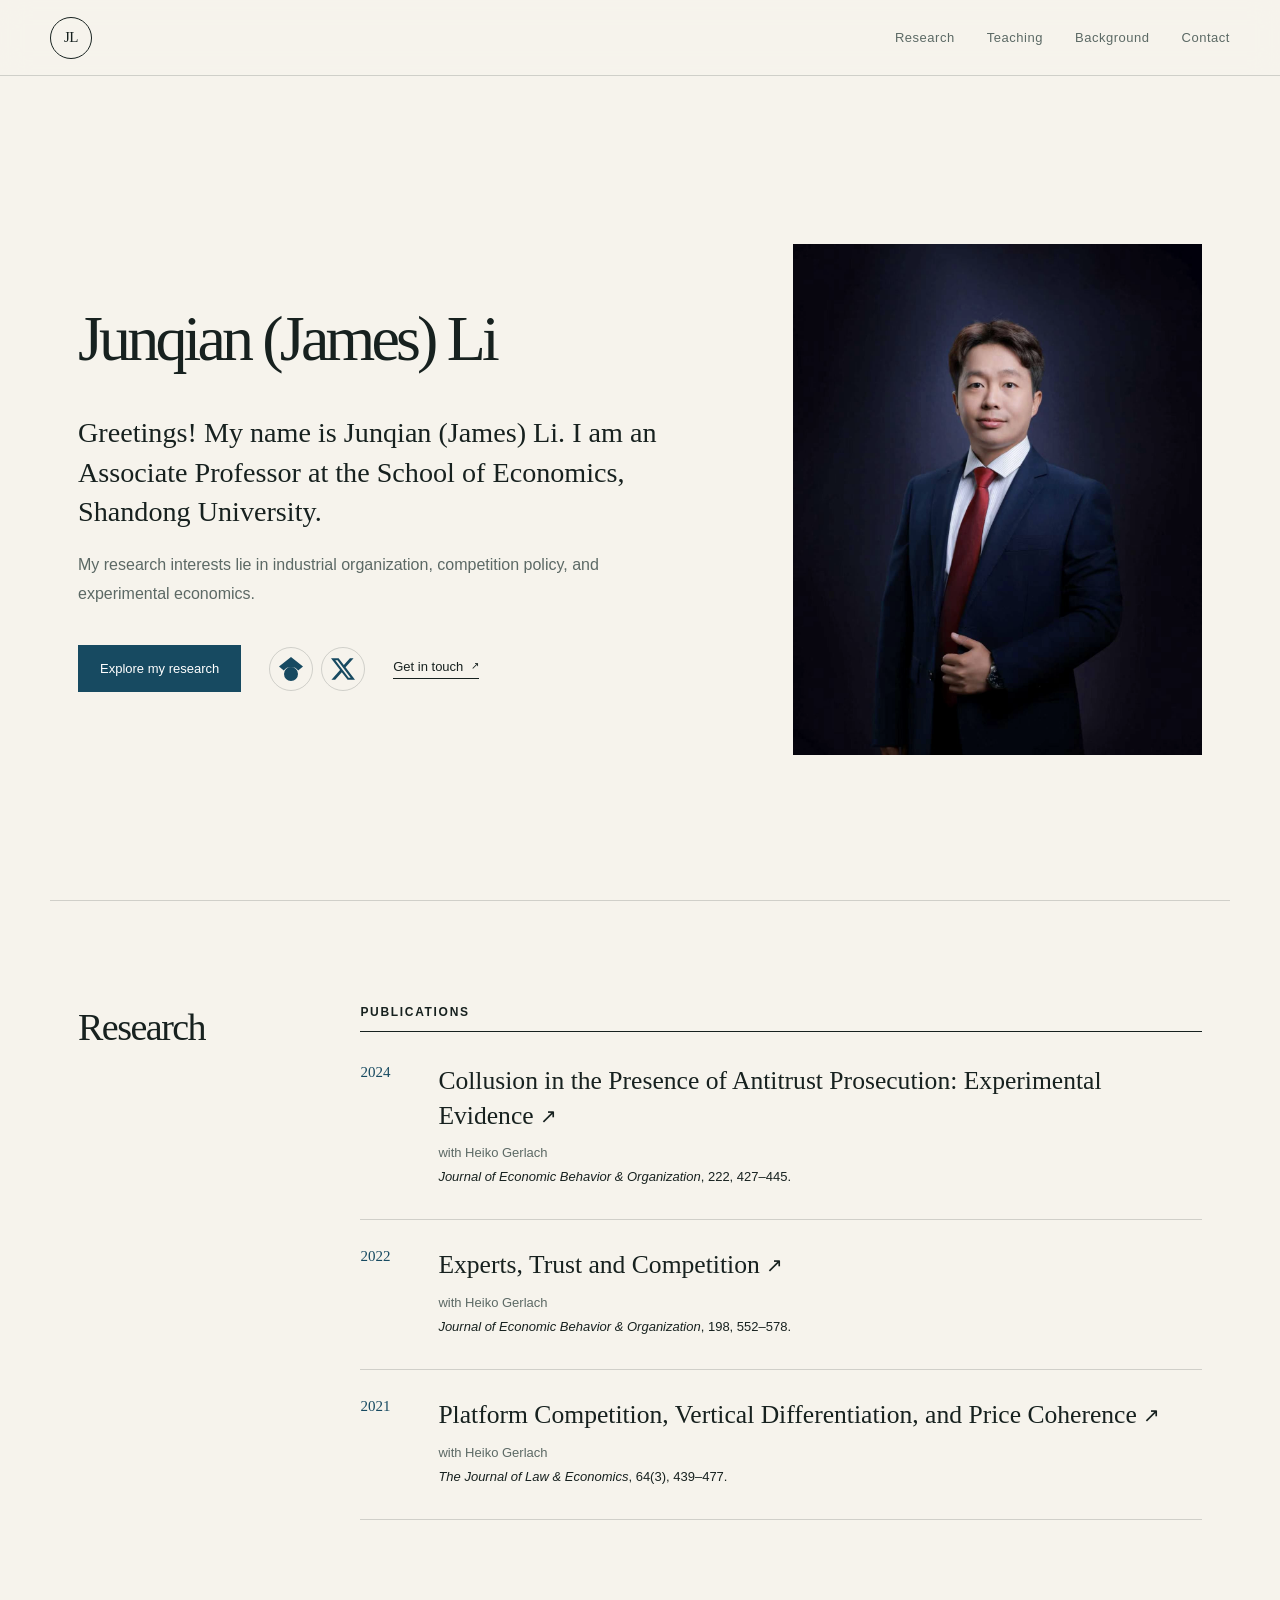
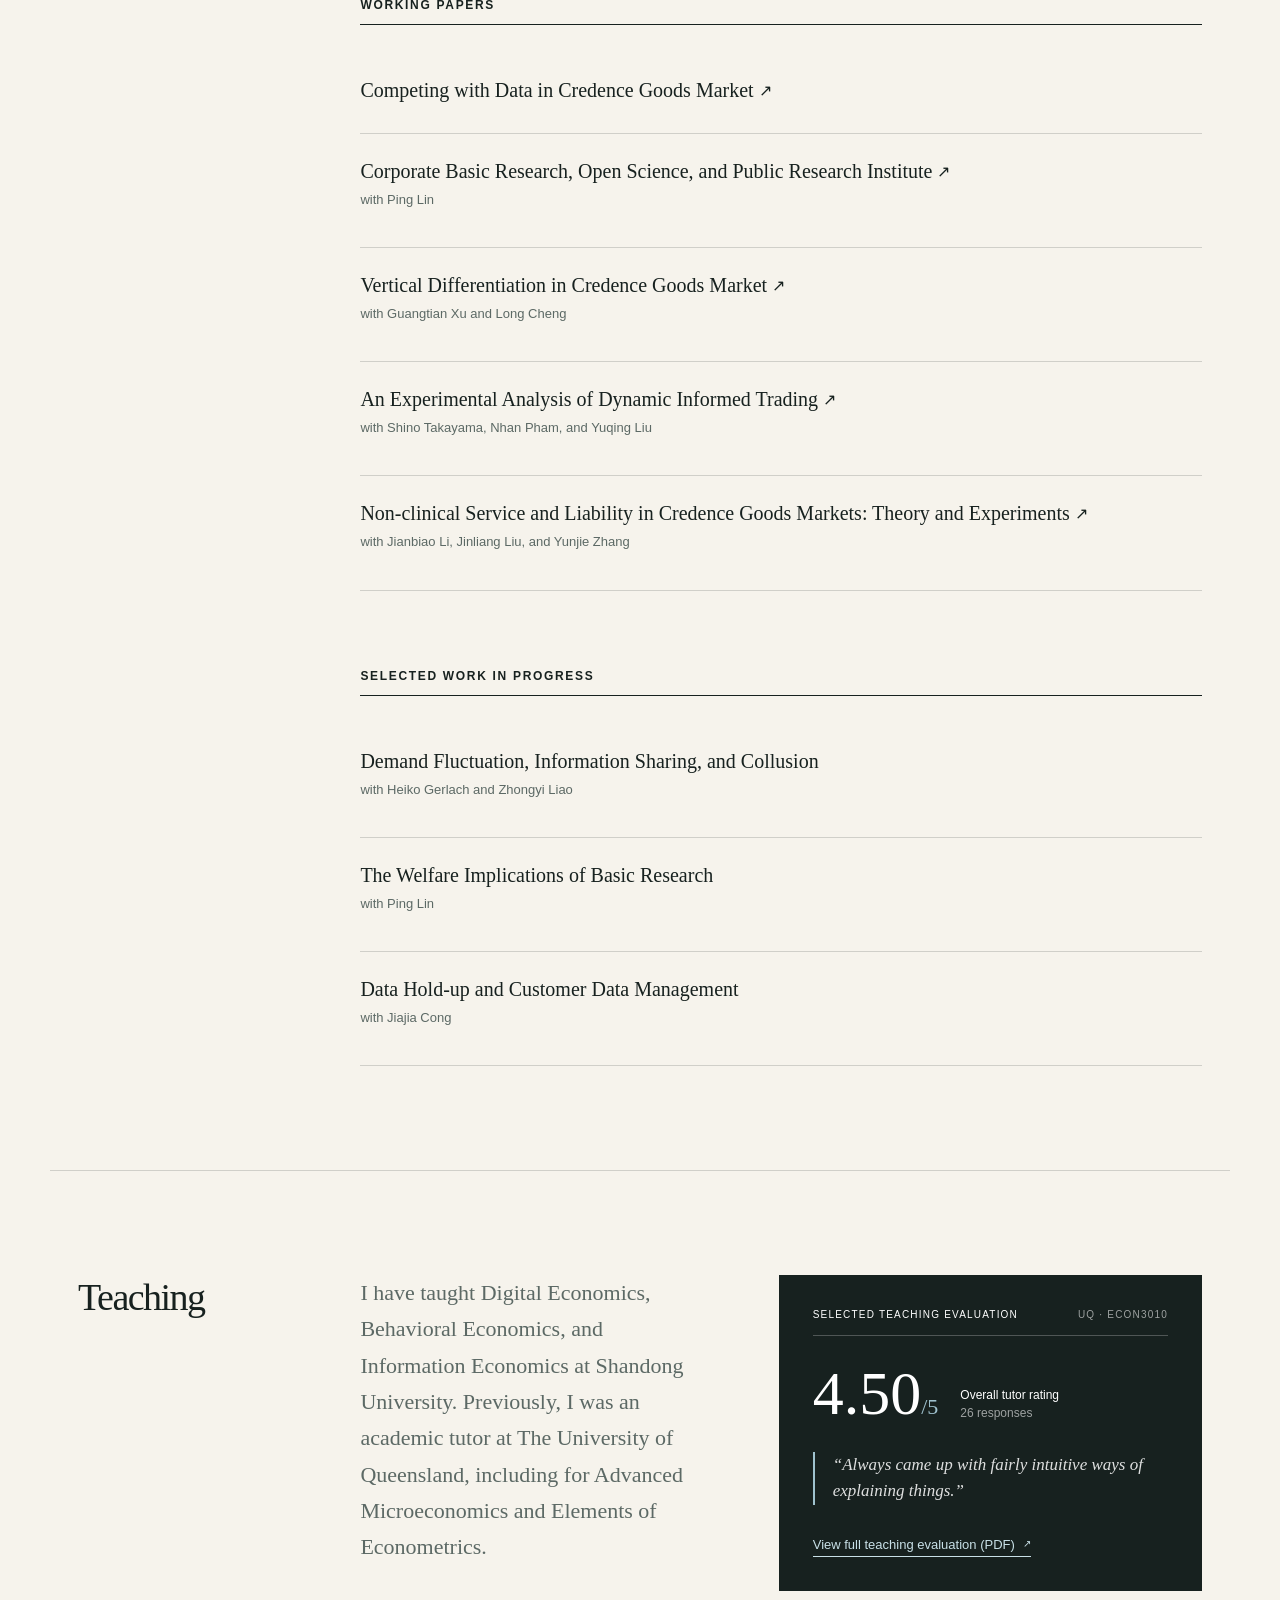
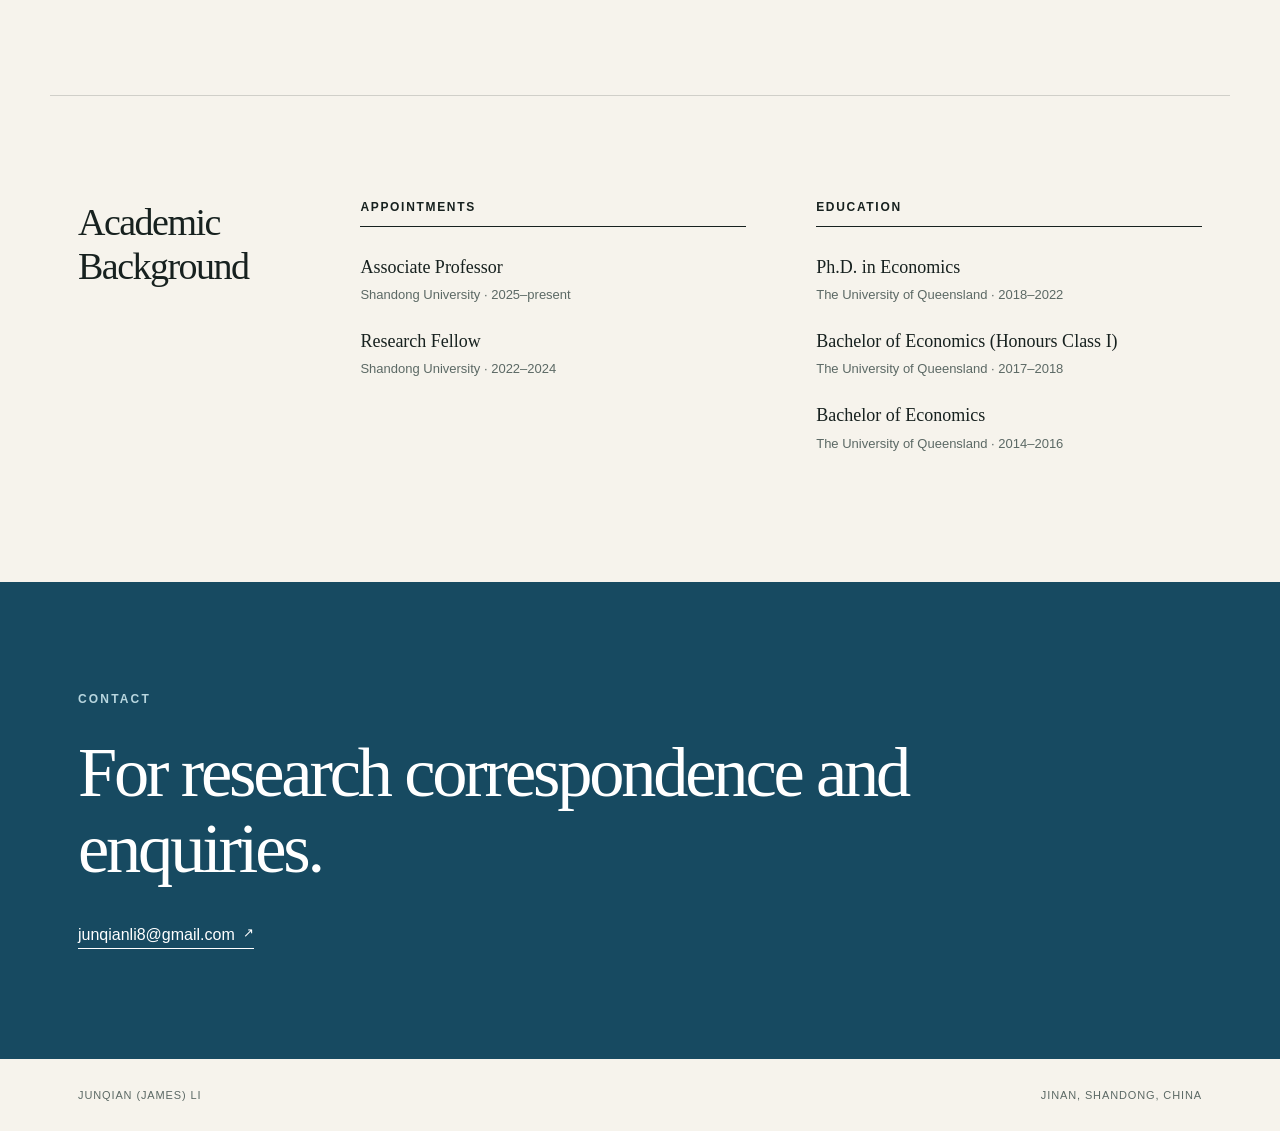
<file: index.html>
<!doctype html>
<html lang="en">
  <head>
    <!-- Google tag (gtag.js) -->
    <script async src="https://www.googletagmanager.com/gtag/js?id=G-P1D7W7MM12"></script>
    <script>
      window.dataLayer = window.dataLayer || [];
      function gtag(){dataLayer.push(arguments);}
      gtag('js', new Date());
      gtag('config', 'G-P1D7W7MM12');
    </script>
    <meta charset="utf-8" />
    <meta name="viewport" content="width=device-width, initial-scale=1" />
    <meta
      name="description"
      content="Junqian (James) Li is an Associate Professor at Shandong University. Research interests: industrial organization, competition policy, and experimental economics."
    />
    <meta name="author" content="Junqian (James) Li" />
    <meta property="og:type" content="profile" />
    <meta property="og:title" content="Junqian (James) Li | Associate Professor at Shandong University" />
    <meta property="og:description" content="Academic website of Junqian (James) Li, Associate Professor at Shandong University, with research interests in industrial organization, competition policy, and experimental economics." />
    <meta property="og:url" content="https://junqianli.net/" />
    <meta property="og:image" content="https://junqianli.net/assets/portrait.jpg" />
    <meta property="og:image:alt" content="Portrait of Junqian (James) Li" />
    <meta name="twitter:card" content="summary_large_image" />
    <meta name="twitter:title" content="Junqian (James) Li | Associate Professor at Shandong University" />
    <meta name="twitter:description" content="Academic website of Junqian (James) Li, Associate Professor at Shandong University, with research interests in industrial organization, competition policy, and experimental economics." />
    <meta name="twitter:image" content="https://junqianli.net/assets/portrait.jpg" />
    <meta name="twitter:image:alt" content="Portrait of Junqian (James) Li" />
    <link rel="canonical" href="https://junqianli.net/" />
    <link rel="me" href="https://scholar.google.com/citations?user=vuJOK2IAAAAJ&amp;hl=en" />
    <link rel="icon" href="assets/favicon.svg" type="image/svg+xml" />
    <link rel="stylesheet" href="styles.css" />
    <script type="application/ld+json">
      {
        "@context": "https://schema.org",
        "@type": "Person",
        "@id": "https://junqianli.net/#person",
        "name": "Junqian Li",
        "alternateName": ["Junqian (James) Li", "James Li", "Li Junqian"],
        "url": "https://junqianli.net/",
        "image": "https://junqianli.net/assets/portrait.jpg",
        "email": "mailto:junqianli8@gmail.com",
        "jobTitle": "Associate Professor",
        "affiliation": {
          "@type": "CollegeOrUniversity",
          "name": "Shandong University",
          "url": "https://www.sdu.edu.cn/"
        },
        "alumniOf": {
          "@type": "CollegeOrUniversity",
          "name": "The University of Queensland",
          "url": "https://www.uq.edu.au/"
        },
        "knowsAbout": [
          "Industrial organization",
          "Competition policy",
          "Experimental economics"
        ],
        "sameAs": [
          "https://scholar.google.com/citations?user=vuJOK2IAAAAJ&hl=en"
        ]
      }
    </script>
    <title>Junqian (James) Li | Associate Professor at Shandong University</title>
  </head>
  <body>
    <main>
      <header class="site-header">
        <a class="wordmark" href="#top" aria-label="Back to top">JL</a>
        <nav aria-label="Primary navigation">
          <a href="#research">Research</a>
          <a href="#teaching">Teaching</a>
          <a href="#background">Background</a>
          <a href="#contact">Contact</a>
        </nav>
      </header>

      <section class="hero" id="top">
        <div class="hero-copy">
          <h1>Junqian (James) Li</h1>
          <p class="intro">
            Greetings! My name is Junqian (James) Li. I am an Associate Professor
            at the School of Economics, Shandong University.
          </p>
          <p class="hero-note">
            My research interests lie in industrial organization, competition
            policy, and experimental economics.
          </p>
          <div class="hero-links">
            <a class="primary-link" href="#research">Explore my research</a>
            <div class="social-links">
              <a
                class="social-link"
                href="https://scholar.google.com/citations?user=vuJOK2IAAAAJ&amp;hl=en"
                target="_blank"
                rel="me noreferrer"
                aria-label="Google Scholar (opens in a new tab)"
                title="Google Scholar"
              >
                <svg viewBox="0 0 24 24" width="24" height="24" fill="currentColor" aria-hidden="true" focusable="false">
                  <path d="M12 24a7 7 0 1 1 0-14 7 7 0 0 1 0 14Zm0-24L0 9.5l4.8 3.9A9 9 0 0 1 12 10a9 9 0 0 1 7.2 3.4L24 9.5 12 0Z" />
                </svg>
              </a>
              <a
                class="social-link"
                href="https://x.com/JunqianLi123"
                target="_blank"
                rel="me noreferrer"
                aria-label="X profile of Junqian Li (opens in a new tab)"
                title="X · @JunqianLi123"
              >
                <svg viewBox="0 0 24 24" width="24" height="24" fill="currentColor" aria-hidden="true" focusable="false">
                  <path d="M18.901 1.153h3.68l-8.04 9.19L24 22.846h-7.406l-5.8-7.584-6.64 7.584H.47l8.6-9.835L0 1.154h7.594l5.243 6.932 6.064-6.933ZM17.61 20.644h2.039L6.486 3.24H4.298L17.61 20.644Z" />
                </svg>
              </a>
            </div>
            <a class="text-link" href="mailto:junqianli8@gmail.com">
              Get in touch <span class="arrow" aria-hidden="true">↗</span>
            </a>
          </div>
        </div>

        <div class="portrait-wrap">
          <img
            src="assets/portrait.jpg"
            alt="Portrait of Junqian (James) Li"
            class="portrait"
          />
        </div>
      </section>

      <section class="section research" id="research">
        <div class="section-heading">
          <h2>Research</h2>
        </div>
        <div class="research-content">
          <div class="research-block">
            <h3>Publications</h3>
            <div class="publication-list">
              <article class="publication">
                <span class="publication-year">2024</span>
                <div>
                  <h4>
                    <a class="paper-link" href="https://doi.org/10.1016/j.jebo.2024.04.021" target="_blank" rel="noreferrer">
                      Collusion in the Presence of Antitrust Prosecution: Experimental Evidence <span class="arrow" aria-hidden="true">↗</span>
                    </a>
                  </h4>
                  <p>with Heiko Gerlach</p>
                  <p class="venue"><em>Journal of Economic Behavior &amp; Organization</em>, 222, 427–445.</p>
                </div>
              </article>

              <article class="publication">
                <span class="publication-year">2022</span>
                <div>
                  <h4>
                    <a class="paper-link" href="https://doi.org/10.1016/j.jebo.2022.04.020" target="_blank" rel="noreferrer">
                      Experts, Trust and Competition <span class="arrow" aria-hidden="true">↗</span>
                    </a>
                  </h4>
                  <p>with Heiko Gerlach</p>
                  <p class="venue"><em>Journal of Economic Behavior &amp; Organization</em>, 198, 552–578.</p>
                </div>
              </article>

              <article class="publication">
                <span class="publication-year">2021</span>
                <div>
                  <h4>
                    <a class="paper-link" href="https://doi.org/10.1086/713453" target="_blank" rel="noreferrer">
                      Platform Competition, Vertical Differentiation, and Price Coherence <span class="arrow" aria-hidden="true">↗</span>
                    </a>
                  </h4>
                  <p>with Heiko Gerlach</p>
                  <p class="venue"><em>The Journal of Law &amp; Economics</em>, 64(3), 439–477.</p>
                </div>
              </article>
            </div>
          </div>

          <div class="research-block working-papers">
            <h3>Working papers</h3>
            <div class="working-list">
              <article>
                <div>
                  <h4>
                    <a class="paper-link" href="https://papers.ssrn.com/sol3/papers.cfm?abstract_id=5001329" target="_blank" rel="noreferrer">
                      Competing with Data in Credence Goods Market <span class="arrow" aria-hidden="true">↗</span>
                    </a>
                  </h4>
                </div>
              </article>
              <article>
                <div>
                  <h4>
                    <a class="paper-link" href="https://papers.ssrn.com/sol3/papers.cfm?abstract_id=4639841" target="_blank" rel="noreferrer">
                      Corporate Basic Research, Open Science, and Public Research Institute <span class="arrow" aria-hidden="true">↗</span>
                    </a>
                  </h4>
                  <p>with Ping Lin</p>
                </div>
              </article>
              <article>
                <div>
                  <h4>
                    <a class="paper-link" href="https://papers.ssrn.com/sol3/papers.cfm?abstract_id=5172703" target="_blank" rel="noreferrer">
                      Vertical Differentiation in Credence Goods Market <span class="arrow" aria-hidden="true">↗</span>
                    </a>
                  </h4>
                  <p>with Guangtian Xu and Long Cheng</p>
                </div>
              </article>
              <article>
                <div>
                  <h4>
                    <a class="paper-link" href="https://papers.ssrn.com/sol3/papers.cfm?abstract_id=4640297" target="_blank" rel="noreferrer">
                      An Experimental Analysis of Dynamic Informed Trading <span class="arrow" aria-hidden="true">↗</span>
                    </a>
                  </h4>
                  <p>with Shino Takayama, Nhan Pham, and Yuqing Liu</p>
                </div>
              </article>
              <article>
                <div>
                  <h4>
                    <a class="paper-link" href="https://papers.ssrn.com/sol3/papers.cfm?abstract_id=6454061" target="_blank" rel="noreferrer">
                      Non-clinical Service and Liability in Credence Goods Markets: Theory and Experiments <span class="arrow" aria-hidden="true">↗</span>
                    </a>
                  </h4>
                  <p>with Jianbiao Li, Jinliang Liu, and Yunjie Zhang</p>
                </div>
              </article>
            </div>
          </div>

          <div class="research-block work-progress">
            <h3>Selected work in progress</h3>
            <div class="working-list">
              <article>
                <div>
                  <h4>Demand Fluctuation, Information Sharing, and Collusion</h4>
                  <p>with Heiko Gerlach and Zhongyi Liao</p>
                </div>
              </article>
              <article>
                <div>
                  <h4>The Welfare Implications of Basic Research</h4>
                  <p>with Ping Lin</p>
                </div>
              </article>
              <article>
                <div>
                  <h4>Data Hold-up and Customer Data Management</h4>
                  <p>with Jiajia Cong</p>
                </div>
              </article>
            </div>
          </div>
        </div>
      </section>

      <section class="section teaching" id="teaching">
        <div class="section-heading">
          <h2>Teaching</h2>
        </div>
        <div class="teaching-content">
          <div>
            <p class="teaching-lead">
              I have taught Digital Economics, Behavioral Economics, and
              Information Economics at Shandong University. Previously, I was an
              academic tutor at The University of Queensland, including for
              Advanced Microeconomics and Elements of Econometrics.
            </p>
          </div>

          <aside class="evaluation-card">
            <div class="evaluation-topline">
              <p>Selected teaching evaluation</p>
              <span>UQ · ECON3010</span>
            </div>
            <div class="score-row">
              <p class="score">4.50<span>/5</span></p>
              <p>Overall tutor rating<br /><span>26 responses</span></p>
            </div>
            <blockquote>
              “Always came up with fairly intuitive ways of explaining things.”
            </blockquote>
            <a class="document-link" href="assets/tutor-evaluation-james-li.pdf" target="_blank" rel="noreferrer">
              View full teaching evaluation (PDF) <span class="arrow" aria-hidden="true">↗</span>
            </a>
          </aside>
        </div>
      </section>

      <section class="section about" id="background">
        <div class="section-heading">
          <h2>Academic<br />Background</h2>
        </div>
        <div class="about-content">
          <div class="bio-grid">
            <div>
              <h3>Appointments</h3>
              <div class="timeline-item">
                <p>Associate Professor</p>
                <span>Shandong University · 2025–present</span>
              </div>
              <div class="timeline-item">
                <p>Research Fellow</p>
                <span>Shandong University · 2022–2024</span>
              </div>
            </div>

            <div>
              <h3>Education</h3>
              <div class="timeline-item">
                <p>Ph.D. in Economics</p>
                <span>The University of Queensland · 2018–2022</span>
              </div>
              <div class="timeline-item">
                <p>Bachelor of Economics (Honours Class I)</p>
                <span>The University of Queensland · 2017–2018</span>
              </div>
              <div class="timeline-item">
                <p>Bachelor of Economics</p>
                <span>The University of Queensland · 2014–2016</span>
              </div>
            </div>
          </div>
        </div>
      </section>

      <section class="contact" id="contact">
        <p class="eyebrow">Contact</p>
        <h2>For research correspondence and enquiries.</h2>
        <a href="mailto:junqianli8@gmail.com">
          junqianli8@gmail.com <span class="arrow" aria-hidden="true">↗</span>
        </a>
      </section>

      <footer>
        <p>Junqian (James) Li</p>
        <p>Jinan, Shandong, China</p>
      </footer>
    </main>
  </body>
</html>
</file>
<file: styles.css>
:root {
  --ink: #17211f;
  --muted: #5c6965;
  --paper: #f6f3ec;
  --blue: #174a61;
  --rule: rgba(23, 33, 31, 0.17);
}

* { box-sizing: border-box; }

html {
  scroll-behavior: smooth;
  scroll-padding-top: 96px;
}

body {
  margin: 0;
  background: var(--paper);
  color: var(--ink);
  font-family: Arial, Helvetica, sans-serif;
  -webkit-font-smoothing: antialiased;
}

a { color: inherit; text-decoration: none; }

.site-header {
  align-items: center;
  backdrop-filter: blur(14px);
  background: rgba(246, 243, 236, 0.92);
  border-bottom: 1px solid var(--rule);
  display: flex;
  height: 76px;
  justify-content: space-between;
  padding: 0 max(28px, calc((100vw - 1180px) / 2));
  position: sticky;
  top: 0;
  z-index: 20;
}

.wordmark {
  align-items: center;
  border: 1px solid var(--ink);
  border-radius: 50%;
  display: flex;
  font-family: Georgia, "Times New Roman", serif;
  font-size: 15px;
  height: 42px;
  justify-content: center;
  letter-spacing: -0.04em;
  width: 42px;
}

nav { display: flex; gap: 32px; }

nav a {
  color: var(--muted);
  font-size: 13px;
  letter-spacing: 0.04em;
  transition: color 160ms ease;
}

nav a:hover, nav a:focus-visible { color: var(--blue); }

.hero {
  display: grid;
  gap: clamp(50px, 8vw, 118px);
  grid-template-columns: minmax(0, 1.2fr) minmax(320px, 0.8fr);
  margin: 0 auto;
  max-width: 1180px;
  min-height: calc(100vh - 76px);
  padding: clamp(72px, 9vw, 126px) 28px 92px;
}

.hero-copy { align-self: center; max-width: 690px; }

.eyebrow {
  color: var(--blue);
  font-size: 12px;
  font-weight: 700;
  letter-spacing: 0.18em;
  margin: 0 0 28px;
  text-transform: uppercase;
}

h1, h2, h3, h4, p { margin-top: 0; }

h1, h2, .contact h2 {
  font-family: Georgia, "Times New Roman", serif;
  font-weight: 400;
}

h1 {
  font-size: clamp(48px, 5vw, 72px);
  letter-spacing: -0.06em;
  line-height: 1;
  margin-bottom: 42px;
  white-space: nowrap;
}

.intro {
  font-family: Georgia, "Times New Roman", serif;
  font-size: clamp(23px, 2.2vw, 32px);
  line-height: 1.4;
  margin-bottom: 20px;
  max-width: 650px;
}

.hero-note {
  color: var(--muted);
  font-size: 16px;
  line-height: 1.8;
  max-width: 570px;
}

.hero-links {
  align-items: center;
  display: flex;
  flex-wrap: wrap;
  gap: 28px;
  margin-top: 36px;
}

.primary-link {
  background: var(--blue);
  color: white;
  font-size: 13px;
  padding: 16px 22px;
  transition: transform 160ms ease, background 160ms ease;
}

.primary-link:hover, .primary-link:focus-visible {
  background: #10394b;
  transform: translateY(-2px);
}

.text-link, .document-link, .contact a {
  align-items: center;
  border-bottom: 1px solid currentColor;
  display: inline-flex;
  font-size: 13px;
  gap: 8px;
  padding-bottom: 4px;
}

.social-links { display: flex; gap: 8px; }

.social-link {
  align-items: center;
  border: 1px solid var(--rule);
  border-radius: 50%;
  color: var(--blue);
  display: inline-flex;
  flex-shrink: 0;
  height: 44px;
  justify-content: center;
  width: 44px;
}

.social-link:hover { background: rgba(23, 74, 97, 0.08); }
.social-link:focus-visible { outline: 2px solid var(--blue); outline-offset: 3px; }
.social-link svg { display: block; }

.arrow {
  display: inline-block;
  font-family: Arial, Helvetica, sans-serif;
  font-size: 0.8em;
  line-height: 1;
  transform: translateY(-0.04em);
}

.portrait-wrap { align-self: center; }

.portrait {
  aspect-ratio: 4 / 5;
  display: block;
  filter: saturate(0.86) contrast(1.02);
  object-fit: cover;
  object-position: 50% 26%;
  width: 100%;
}

.section {
  border-top: 1px solid var(--rule);
  display: grid;
  gap: clamp(40px, 8vw, 130px);
  grid-template-columns: 180px 1fr;
  margin: 0 auto;
  max-width: 1180px;
  padding: 104px 28px;
}

.section-heading { align-self: start; position: sticky; top: 110px; }

.section-heading h2 { font-size: 38px; letter-spacing: -0.04em; }

.about-content, .research-content, .teaching-content { max-width: 860px; }

.bio-grid h3, .research-block > h3 {
  border-bottom: 1px solid var(--ink);
  font-size: 12px;
  letter-spacing: 0.14em;
  margin-bottom: 28px;
  padding-bottom: 12px;
  text-transform: uppercase;
}

.bio-grid {
  display: grid;
  gap: 70px;
  grid-template-columns: repeat(2, 1fr);
}

.timeline-item { margin-bottom: 24px; }

.timeline-item p {
  font-family: Georgia, "Times New Roman", serif;
  font-size: 18px;
  line-height: 1.35;
  margin-bottom: 6px;
}

.timeline-item span, .publication p, .working-list p {
  color: var(--muted);
  font-size: 13px;
  line-height: 1.55;
}

.research-block { margin-bottom: 78px; }

.publication {
  border-bottom: 1px solid var(--rule);
  display: grid;
  gap: 24px;
  grid-template-columns: 54px 1fr;
  padding: 28px 0;
}

.publication:first-child { padding-top: 4px; }

.publication-year {
  color: var(--blue);
  font-family: Georgia, "Times New Roman", serif;
  font-size: 15px;
}

.publication h4, .working-list h4 {
  font-family: Georgia, "Times New Roman", serif;
  font-size: clamp(20px, 2vw, 26px);
  font-weight: 400;
  line-height: 1.35;
  margin-bottom: 10px;
}

.paper-link {
  text-decoration-color: transparent;
  text-decoration-line: underline;
  text-decoration-thickness: 1px;
  text-underline-offset: 5px;
  transition: color 160ms ease, text-decoration-color 160ms ease;
}

.paper-link:hover, .paper-link:focus-visible {
  color: var(--blue);
  text-decoration-color: currentColor;
}

.publication p { margin-bottom: 4px; }
.publication .venue { color: var(--ink); }

.working-list article {
  border-bottom: 1px solid var(--rule);
  padding: 24px 0;
}

.working-list h4 { font-size: 20px; margin-bottom: 5px; }
.work-progress { margin-bottom: 0; }

.teaching-content {
  display: grid;
  gap: 72px;
  grid-template-columns: 0.9fr 1.1fr;
}

.teaching-lead {
  color: var(--muted);
  font-family: Georgia, "Times New Roman", serif;
  font-size: 22px;
  line-height: 1.65;
}

.evaluation-card { background: var(--ink); color: white; padding: 34px; }

.evaluation-topline {
  border-bottom: 1px solid rgba(255,255,255,0.24);
  display: flex;
  justify-content: space-between;
  margin-bottom: 30px;
  padding-bottom: 15px;
}

.evaluation-topline p, .evaluation-topline span {
  font-size: 10px;
  letter-spacing: 0.12em;
  margin: 0;
  text-transform: uppercase;
}

.evaluation-topline span { color: rgba(255,255,255,0.58); }

.score-row {
  align-items: end;
  display: flex;
  gap: 22px;
  margin-bottom: 30px;
}

.score-row .score {
  font-family: Georgia, "Times New Roman", serif;
  font-size: 62px;
  line-height: 0.9;
  margin: 0;
}

.score span { color: #9fc2ce; font-size: 22px; }

.score-row > p:last-child {
  font-size: 12px;
  line-height: 1.5;
  margin: 0;
}

.score-row > p:last-child span { color: rgba(255,255,255,0.58); }

blockquote {
  border-left: 2px solid #9fc2ce;
  color: rgba(255,255,255,0.86);
  font-family: Georgia, "Times New Roman", serif;
  font-size: 17px;
  font-style: italic;
  line-height: 1.55;
  margin: 0 0 30px;
  padding-left: 18px;
}

.document-link { color: #c8e0e7; }

.contact {
  background: var(--blue);
  color: white;
  padding: 110px max(28px, calc((100vw - 1124px) / 2));
}

.contact .eyebrow { color: #b8d6df; }

.contact h2 {
  font-size: clamp(38px, 5.5vw, 74px);
  letter-spacing: -0.045em;
  line-height: 1.08;
  margin-bottom: 40px;
  max-width: 850px;
}

.contact a { font-size: 16px; }

footer {
  display: flex;
  justify-content: space-between;
  margin: 0 auto;
  max-width: 1180px;
  padding: 30px 28px;
}

footer p {
  color: var(--muted);
  font-size: 11px;
  letter-spacing: 0.08em;
  margin: 0;
  text-transform: uppercase;
}

@media (max-width: 820px) {
  .site-header { gap: 16px; padding: 0 20px; }
  .wordmark { flex-shrink: 0; }
  nav { flex-wrap: wrap; gap: 8px 18px; justify-content: flex-end; }
  .hero {
    grid-template-columns: 1fr;
    padding: 72px 22px 76px;
  }
  .hero-copy { order: 1; }
  .portrait-wrap { max-width: 430px; order: 2; }
  .section {
    gap: 28px;
    grid-template-columns: 1fr;
    padding: 76px 22px;
  }
  .section-heading {
    display: flex;
    gap: 12px;
    position: static;
  }
  .section-heading h2 { font-size: 30px; }
  .bio-grid, .teaching-content {
    gap: 44px;
    grid-template-columns: 1fr;
  }
}

@media (max-width: 520px) {
  nav { gap: 8px 14px; }
  nav a { font-size: 11px; }
  h1 { font-size: clamp(36px, 10.5vw, 48px); }
  .intro { font-size: 23px; }
  .publication { gap: 14px; grid-template-columns: 42px 1fr; }
  .evaluation-card { padding: 26px 22px; }
  .contact { padding: 76px 22px; }
  .contact a { font-size: 14px; }
  footer { flex-direction: column; gap: 9px; padding: 26px 22px; }
}

@media (prefers-reduced-motion: reduce) {
  html { scroll-behavior: auto; }
}
</file>
